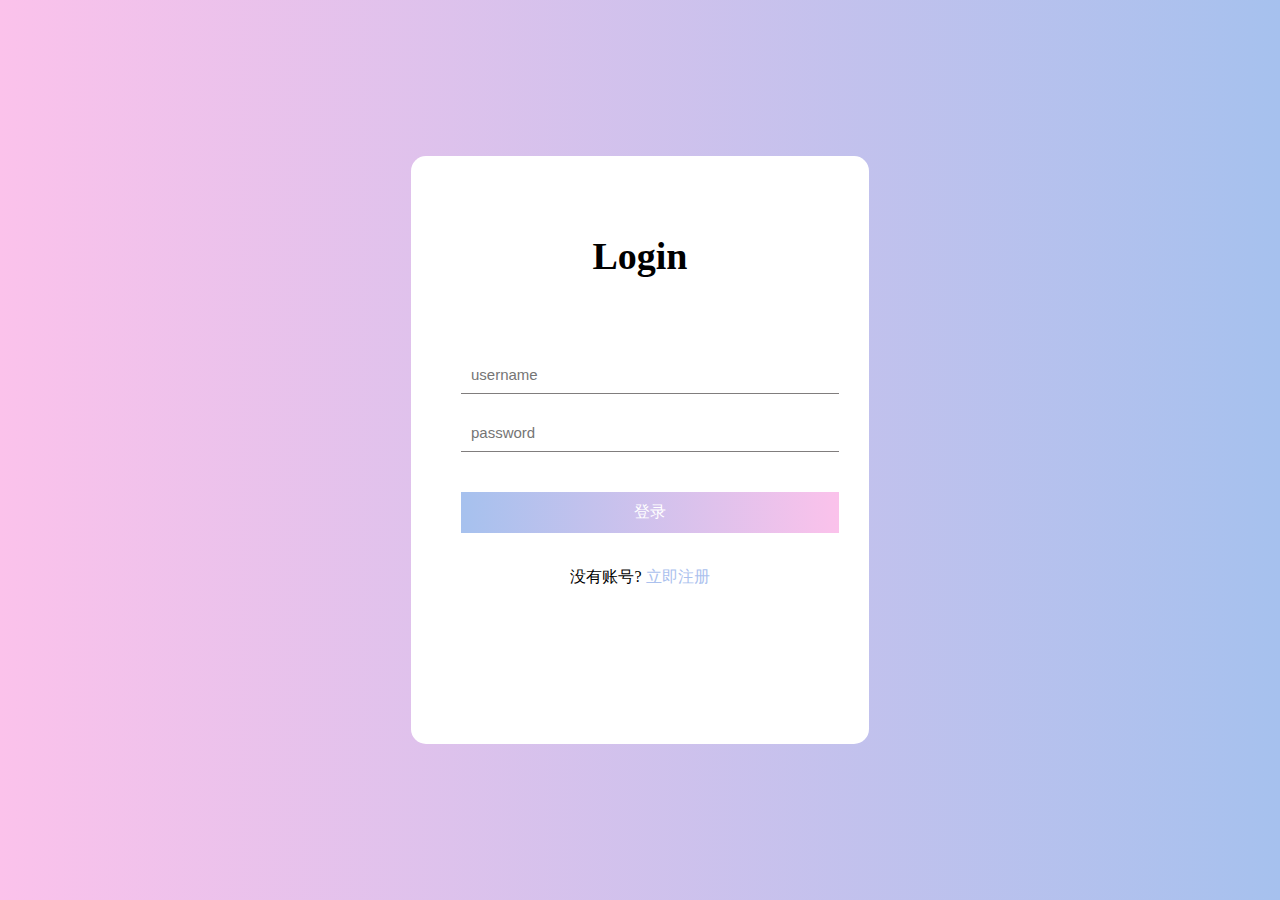
<file: index.html>
<!DOCTYPE html>
<html>

<head>
    <meta charset="utf-8">
    <title>帅哥的个人简介</title>
    <link rel="stylesheet" type="text/css" href="./css/index.css">
</head>

<body>
    <div class="btn">
        <p>&nbsp;👇WATCH MY CV👇</p>
    </div>
    <div class="top">
        <a href="#" target="_blank">我的兴趣</a>
        <a href="#" target="_blank">我的过去</a>
        <a href="#" target="_blank">我的梦想</a>
        <a href="https://blog.csdn.net/king_dog1213" target="_blank" style="float:right">我的的博客</a>
    </div>
    <div class="content">

        <h1 class="avr">帅哥的个人简介</h1>
    </div>


    <div class="yinyue">
        <img class="music" src="./img/sun.webp" alt="">
        <audio autoplay="autoplay" id="audio" loop="loop">
            <source src="#" type="audio/MP3">

        </audio>

    </div>
    <div class="row">
        <div class="centercolumn">
            <div class="card">

                <h2 id="biaoti">浮生六记卷一</h2><br />
                <hr />
                <h4 id="qita">2021 年 1 月 29日</h4>

                <p style="text-indent:2em">我生于乾降二十八年(1763年)的冬天ー月十ニ日。那时天下承平，国家安泰。我生于读书人家家在苏州城沧浪亭畔，上天待我何等厚爱。</p>
                <p style="text-indent:2em">回想这一生，真如东坡先生所说“事如春梦了无痕”，如果不将之记下来，未免辜负了天赋幸运。</p>
                <p style="text-indent:2em">
                    而我总觉得，《诗三百》以《关》为开篇，这是将世间夫妇之爱放在卷首。那么我何妨也将之放在最开始，
                    余下的再慢慢道来。只是惭愧自己年少失学，文字粗浅，所写所记，皆是真情实事而已。如果一定要挑剔其中的文法错漏，那就是对着待磨的铜镜，却希冀它明察秋毫。
                </p>
                <p style="text-indent:2em">
                    小时候我与金沙于家的女儿有过婚约。那女孩子八岁夭折。后来娶妻陈氏，名芸，字淑珍，她的父亲陈心馀是我舅舅，舅母金氏，还有一个表弟名为克昌。
                    芸天性聪慧，牙牙学语时，其父教她《琵琶行》，一学能便能背诵。她四岁时父亲去世，弱母幼弟，家徒四壁。所幸芸女红针
                    线十分出色，到她年纪稍长，一家三口的生计便着落在她针指间的辛劳，不仅家人衣食周全，还能供克昌读书。
                </p>
                <p style="text-indent:2em">
                    有一天，她在克昌的书箱里翻到《琵琶行》，回想儿时背诵的内容，逐字辨识，学会了识字。刺绣的闲暇她自学不辍，渐渐通晓诗词，曾写过“秋侵人影瘦，霜染菊花肥”
                    这样清丽的诗句。十三岁时，母亲带我回娘家小住。芸比我大十个月，我一直把她叫作“淑姐姐”。我们两小无猜，她悄悄给我看自己的诗句
                    我感叹她才思清雅灵秀，却也暗暗担心，如此的聪慧敏感，恐怕不是福泽深厚之相。
                </p>
                <p style="text-indent:2em">
                    尽管如此，我已倾心于芸，不能释怀。私下对母亲说：“我若娶妻，一定要娶淑姐姐。”母亲也喜欢她的温柔和顺，便摘下金指环相赠，作为信物与陈家订下婚约。
                </p>
            </div>
            <br /><br />
            <div class="card">
                <h2 id="biaoti">闺房之乐</h2><br />
                <hr />
                <h4 id="qita">2020 年 1 月 30日</h4>
                <p style="text-indent:2em">
                    那一天是乾隆四十年(1775年)七月十六日，我与芸订婚。

                </p>
                <p style="text-indent:2em">
                    这一年冬天，芸的堂姐出嫁，我又跟着母亲前去观礼。族中
                    组妹都来送嫁，满室新裁衣裳的鲜亮颜色，唯有芸衣着淡雅，只
                    双鞋是新的。我偷看她的新鞋，刺绣精巧美丽，悄悄问她，她
                    说是自己做的，这才知道芸的聪慧敏捷，不止在诗词一道
                    这时的芸清秀瘦弱，窄窄的肩，脖颈修长，弯弯的眉毛，眼
                    睛灵秀俏丽，顾盼间神韵动人。唯是上唇略短，微露出两颗牙
                    齿，虽然这似乎不是有福之相，但别有一种妩媚娇柔之感，让人怦然心动。
                </p>
                <p style="text-indent:2em">
                    央她再给我看她的诗稿，发现多是未能成篇的残句，或是一
                    联，或是三四行。问她为何，她笑着说：“自己随手写的，也没人
                    指点，留待懂诗的知己教我，一起推敲完成。”
                    我开玩笑地把她的诗稿题作“锦囊佳句”，却不知这一个玩
                    笑，已经预示了芸日后的命运。
                </p>
                <p style="text-indent:2em">
                    “锦囊佳句”
                </p>
                <p style="text-indent:2em">
                    （此处用唐代诗人李贺故事。李贺少年时出游，常有一仆僮背
                    着锦囊跟随。每有诗兴，他就把所得诗句记下来，投入锦囊中
                    称为“锦囊佳句”。据说其祖母见到这锦囊，感叹道：“这孩子写
                    诗是要把心呕出来啊。”而李贺果然早夭。所以沈复题“锦囊佳
                    句”，虽然贴切，却非佳兆。）
                </p>
                <p style="text-indent:2em">
                    这一夜，和兄弟们到城外送亲，回来时已过半夜，我觉得
                    饿了，仆妇呈上蜜枣，正嫌太甜，芸出来，悄悄拽我的袖子。我心领神会，跟她回房，
                    原来她在房中藏着粥和几样小菜，还是热的。
                </p>
            </div>
        </div>
    </div>
    <br /><br />
    <button class="bt" onclick="window.open('https://blog.csdn.net/king_dog1213')">MY CSDN BLOG</button>

    <script>
        /* let mucics = document.getElementById('audio')
        document.body.addEventListener('mousemove', function () {
            setTimeout(() => {
                mucics.play();
            }, 2000);
        }, false); */
    </script>

    <div class="footer">
        <br />
        <!-- <p>希望能成为有梦想 有温度的教技人</p><br />
        <p>你好 我是风小风</p><br /> -->
    </div>
    <script src="./lib/axios.js"></script>
    <script src="./js/common.js"></script>
    <script>
        if (!JSON.parse(localStorage.getItem('workuser'))){
            location.href = './login.html'
        }
        axios.get("/dashboard").then(res=>{console.log(res);})
        (function (window, document, undefined) {
            var hearts = [];
            window.requestAnimationFrame = (function () {
                return window.requestAnimationFrame ||
                    window.webkitRequestAnimationFrame ||
                    window.mozRequestAnimationFrame ||
                    window.oRequestAnimationFrame ||
                    window.msRequestAnimationFrame ||
                    function (callback) {
                        setTimeout(callback, 1000 / 60);
                    }
            })();
            init();
            function init() {
                css(".heart{width: 10px;height: 10px;position: fixed;background: #f00;transform: rotate(45deg);-webkit-transform: rotate(45deg);-moz-transform: rotate(45deg);}.heart:after,.heart:before{content: '';width: inherit;height: inherit;background: inherit;border-radius: 50%;-webkit-border-radius: 50%;-moz-border-radius: 50%;position: absolute;}.heart:after{top: -5px;}.heart:before{left: -5px;}");
                attachEvent();
                gameloop();
            }
            function gameloop() {
                for (var i = 0; i < hearts.length; i++) {
                    if (hearts[i].alpha <= 0) {
                        document.body.removeChild(hearts[i].el);
                        hearts.splice(i, 1);
                        continue;
                    }
                    hearts[i].y--;
                    hearts[i].scale += 0.004;
                    hearts[i].alpha -= 0.013;
                    hearts[i].el.style.cssText = "left:" + hearts[i].x + "px;top:" + hearts[i].y + "px;opacity:" + hearts[i].alpha + ";transform:scale(" + hearts[i].scale + "," + hearts[i].scale + ") rotate(45deg);background:" + hearts[i].color;
                }
                requestAnimationFrame(gameloop);
            }
            function attachEvent() {
                var old = typeof window.onclick === "function" && window.onclick;
                window.onclick = function (event) {
                    old && old();
                    createHeart(event);
                }
            }
            function createHeart(event) {
                var d = document.createElement("div");
                d.className = "heart";
                hearts.push({
                    el: d,
                    x: event.clientX - 5,
                    y: event.clientY - 5,
                    scale: 1,
                    alpha: 1,
                    color: randomColor()
                });
                document.body.appendChild(d);
            }
            function css(css) {
                var style = document.createElement("style");
                style.type = "text/css";
                try {
                    style.appendChild(document.createTextNode(css));
                } catch (ex) {
                    style.styleSheet.cssText = css;
                }
                document.getElementsByTagName('head')[0].appendChild(style);
            }
            function randomColor() {
                return "rgb(" + (~~(Math.random() * 255)) + "," + (~~(Math.random() * 255)) + "," + (~~(Math.random() * 255)) + ")";
            }
        })(window, document);
    </script>
</body>

</html>
</file>
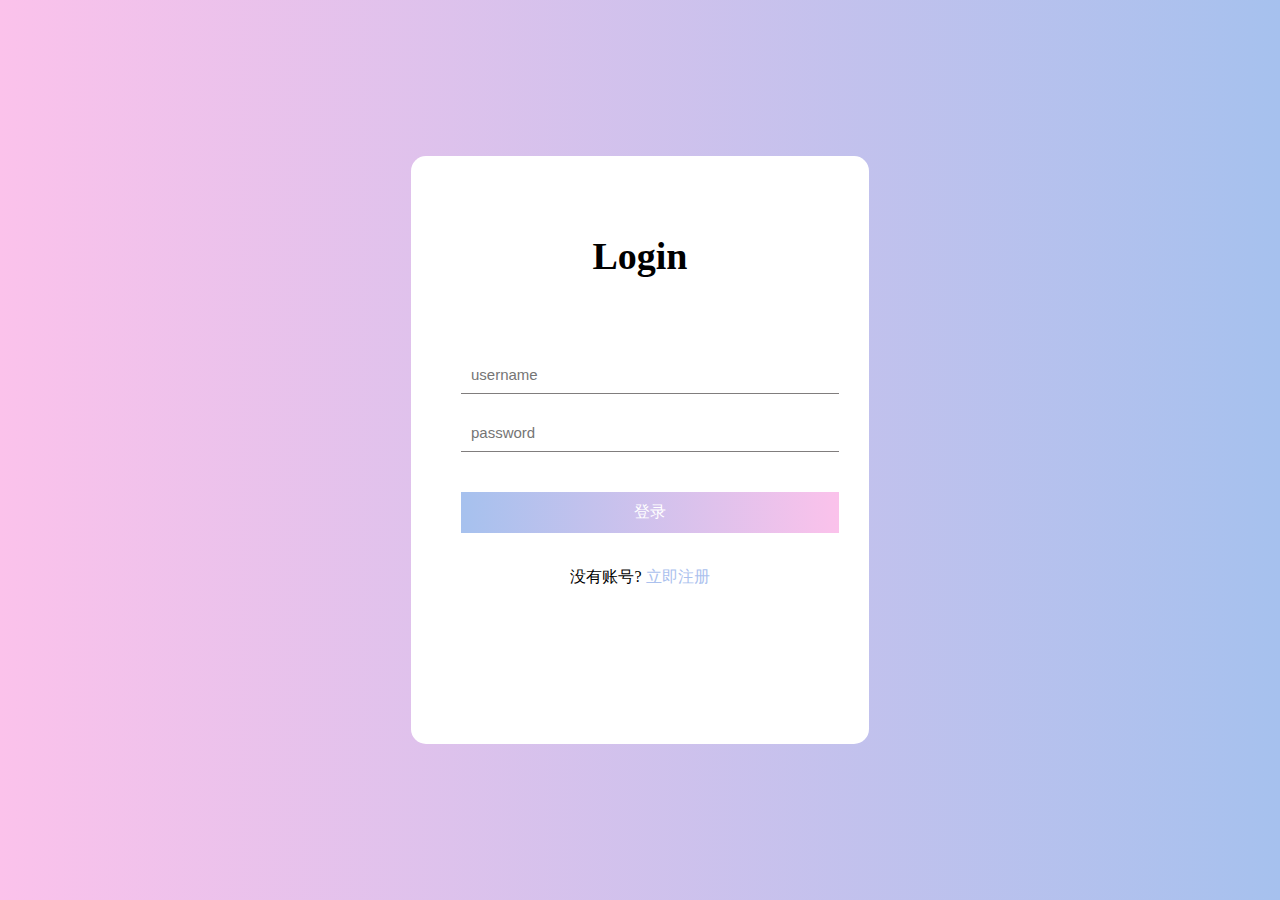
<file: login.html>
<!DOCTYPE html>
<html lang="en">
<head>
    <meta charset="UTF-8">
    <meta name="viewport" content="width=device-width, initial-scale=1.0">
    <title>Document</title>
    <style>
        * {
            margin: 0;
            padding: 0;
        }
        html {
            height: 100%;
        }
        body {
            height: 100%;
        }
        .container {
            height: 100%;
            background-image: linear-gradient(to right, #fbc2eb, #a6c1ee);
        }
        .login-wrapper {
            background-color: #fff;
            width: 358px;
            height: 588px;
            border-radius: 15px;
            padding: 0 50px;
            position: relative;
            left: 50%;
            top: 50%;
            transform: translate(-50%, -50%);
        }
        .header {
            font-size: 38px;
            font-weight: bold;
            text-align: center;
            line-height: 200px;
        }
        .input-item {
            display: block;
            width: 100%;
            margin-bottom: 20px;
            border: 0;
            padding: 10px;
            border-bottom: 1px solid rgb(128, 125, 125);
            font-size: 15px;
            outline: none;
        }
        .input-item:placeholder {
            text-transform: uppercase;
        }
        .btn {
            text-align: center;
            padding: 10px;
            width: 100%;
            margin-top: 40px;
            background-image: linear-gradient(to right, #a6c1ee, #fbc2eb);
            color: #fff;
        }
        .msg {
            text-align: center;
            line-height: 88px;
        }
        a {
            text-decoration-line: none;
            color: #abc1ee;
        }
        #warn{
            width: 165px;
            text-align: center;
            color: red;
            font-size: 13px;
            position: relative;
            left: 100px;
            top: -30px;
            display: block;
        }
    </style>
</head>
<body>
    <div class="container">
        <div class="login-wrapper">
            <div class="header">Login</div>
            <p id="warn"></p>
            <form class="form-wrapper">
                <input type="text" name="username" placeholder="username" class="input-item">
                <input type="password" name="password" placeholder="password" class="input-item">
                <div class="btn">登录</div>
            </form>
            <div class="msg">
                没有账号?
                <a href="./register.html">立即注册</a>
            </div>
        </div>
    </div>
    <script src="./lib/axios.js"></script>
    <script src="./lib/form-serialize.js"></script>
    <script src="./js/common.js"></script>
    <script>
        const btn = document.querySelector(".btn");
        const warn = document.querySelector("#warn");
        const formWrapper = document.querySelector(".form-wrapper");
        function renderWarn(info) {
            warn.style.display = "block";
            warn.innerText = info;
        }
        btn.addEventListener('click', async function (e) {
            const data = serialize(formWrapper, { hash: true, empty: true })
            if (!data.username || !data.password) {
                renderWarn("用户名或密码不能为空")
                return;
            }
            warn.style.display = "none";
            try {
                const loginData = await axios.post("/login", data)
                console.dir(loginData);
                if (loginData.data.code === "10004") {
                    renderWarn("用户名长度必须大于8,密码长度必须大于6")
                    return;
                }
                warn.style.display = "none";
                localStorage.setItem("workuser",JSON.stringify(loginData.data.data))
                location.href = "./index.html";
            } catch (err) {
                renderWarn(err.response.data.message)
                return;
            }
        })
    </script>
</body>
</html>
</file>
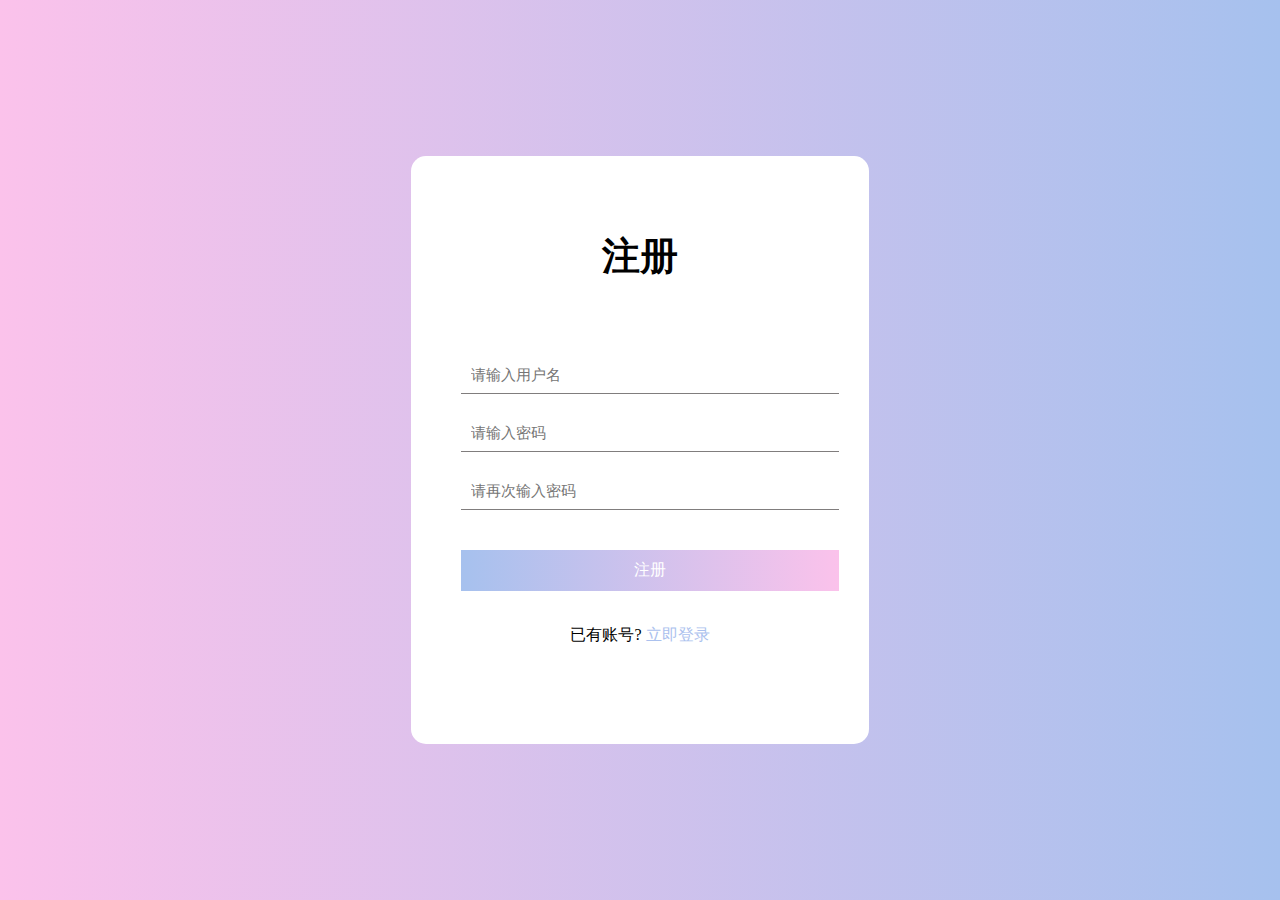
<file: register.html>
<!DOCTYPE html>
<html lang="en">

<head>
    <meta charset="UTF-8">
    <meta name="viewport" content="width=device-width, initial-scale=1.0">
    <title>Document</title>
    <style>
        * {
            margin: 0;
            padding: 0;
        }

        html {
            height: 100%;
        }

        body {
            height: 100%;
        }

        .container {
            height: 100%;
            background-image: linear-gradient(to right, #fbc2eb, #a6c1ee);
        }

        .login-wrapper {
            background-color: #fff;
            width: 358px;
            height: 588px;
            border-radius: 15px;
            padding: 0 50px;
            position: relative;
            left: 50%;
            top: 50%;
            transform: translate(-50%, -50%);
        }

        .header {
            font-size: 38px;
            font-weight: bold;
            text-align: center;
            line-height: 200px;
        }

        .input-item {
            display: block;
            width: 100%;
            margin-bottom: 20px;
            border: 0;
            padding: 10px;
            border-bottom: 1px solid rgb(128, 125, 125);
            font-size: 15px;
            outline: none;
        }

        .input-item:placeholder {
            text-transform: uppercase;
        }

        .btn {
            cursor: pointer;
            text-align: center;
            padding: 10px;
            width: 100%;
            margin-top: 40px;
            background-image: linear-gradient(to right, #a6c1ee, #fbc2eb);
            color: #fff;
        }

        .msg {
            text-align: center;
            line-height: 88px;
        }

        a {
            text-decoration-line: none;
            color: #abc1ee;
        }

        #warn {
            color: red;
            font-size: 13px;
            position: relative;
            left: 100px;
            top: -30px;
            display: none;
        }
    </style>
</head>

<body>
    <div class="container">
        <div class="login-wrapper">
            <div class="header">注册</div>
            <p id="warn"></p>
            <form class="form-wrapper">
                <input type="text" name="username" placeholder="请输入用户名" class="input-item">
                <input type="password" name="password" placeholder="请输入密码" class="input-item">
                <input type="password" name="repassword" placeholder="请再次输入密码" class="input-item">
                <div class="btn">注册</div>
            </form>
            <div class="msg">
                已有账号?
                <a href="./login.html">立即登录</a>
            </div>
        </div>
    </div>
    <script src="./lib/axios.js"></script>
    <script src="./js/common.js"></script>
    <script src="./lib/form-serialize.js"></script>
    <script>
        const btn = document.querySelector(".btn");
        const warn = document.querySelector("#warn");
        const formWrapper = document.querySelector(".form-wrapper");
        function renderWarn(info) {
            warn.style.display = "block";
            warn.innerText = info;
        }

        btn.addEventListener('click', async function (e) {
            const data = serialize(formWrapper, { hash: true, empty: true })
            if (!data.username || !data.password || !data.repassword) {
                renderWarn("用户名或密码不能为空")
                return;
            }
            if (data.password !== data.repassword) {
                renderWarn("两次输入的密码不一致")
                return;
            }
            warn.style.display = "none";
            try {
                const registerData = await axios.post("/register", data)
                if (registerData.data.code === 10003 || registerData.data.code === 10002) {
                    renderWarn(registerData.data.message)
                    return;
                }
                warn.style.display = "none";
                location.href = "./login.html";
            } catch (err) {
                renderWarn(err.response.data.message)
                return;
            }
        })
    </script>
</body>

</html>
</file>
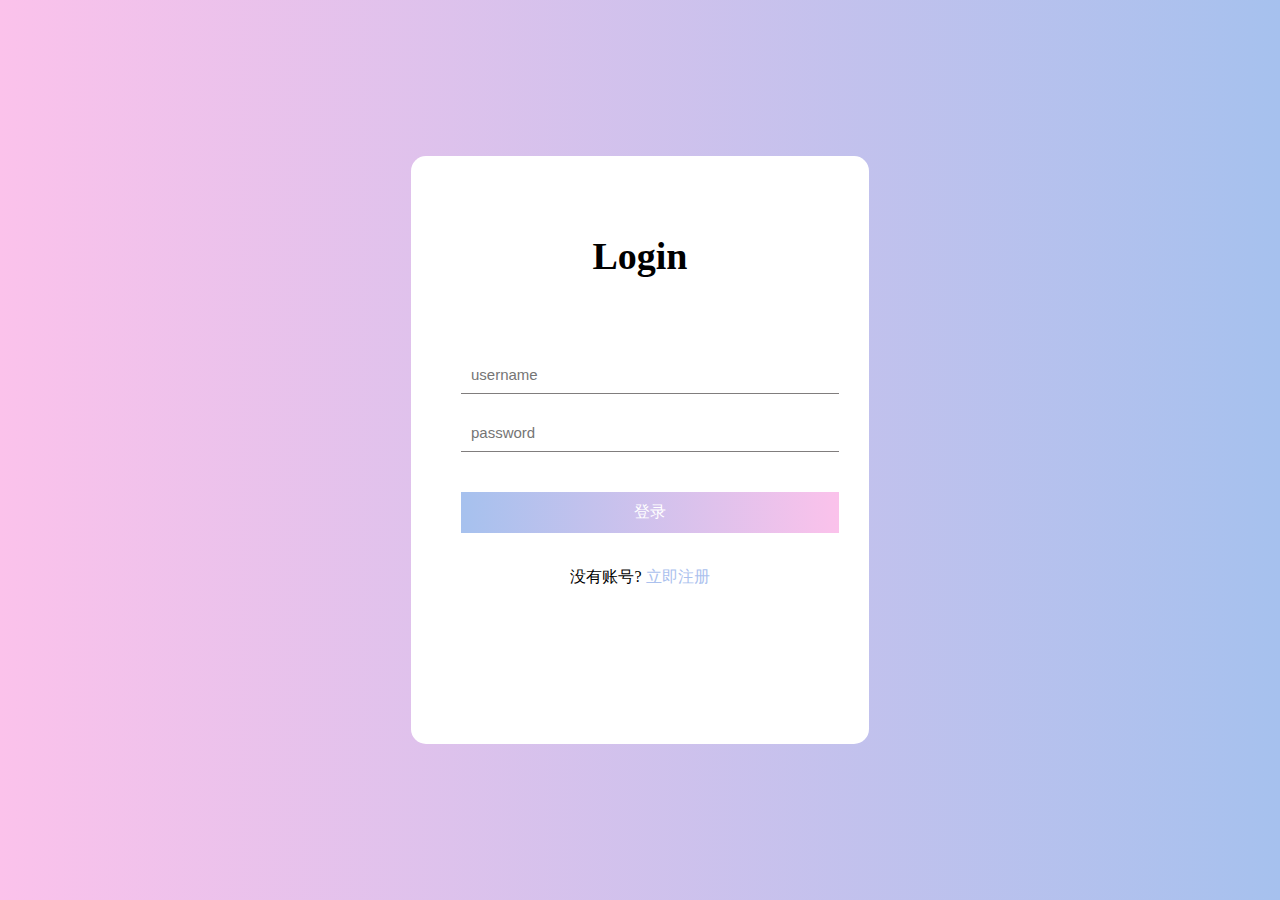
<file: pages/login.html>
<!DOCTYPE html>
<html lang="en">
<head>
    <meta charset="UTF-8">
    <meta name="viewport" content="width=device-width, initial-scale=1.0">
    <title>Document</title>
    <style>
        * {
            margin: 0;
            padding: 0;
        }
        html {
            height: 100%;
        }
        body {
            height: 100%;
        }
        .container {
            height: 100%;
            background-image: linear-gradient(to right, #fbc2eb, #a6c1ee);
        }
        .login-wrapper {
            background-color: #fff;
            width: 358px;
            height: 588px;
            border-radius: 15px;
            padding: 0 50px;
            position: relative;
            left: 50%;
            top: 50%;
            transform: translate(-50%, -50%);
        }
        .header {
            font-size: 38px;
            font-weight: bold;
            text-align: center;
            line-height: 200px;
        }
        .input-item {
            display: block;
            width: 100%;
            margin-bottom: 20px;
            border: 0;
            padding: 10px;
            border-bottom: 1px solid rgb(128, 125, 125);
            font-size: 15px;
            outline: none;
        }
        .input-item:placeholder {
            text-transform: uppercase;
        }
        .btn {
            text-align: center;
            padding: 10px;
            width: 100%;
            margin-top: 40px;
            background-image: linear-gradient(to right, #a6c1ee, #fbc2eb);
            color: #fff;
        }
        .msg {
            text-align: center;
            line-height: 88px;
        }
        a {
            text-decoration-line: none;
            color: #abc1ee;
        }
        #warn{
            width: 165px;
            text-align: center;
            color: red;
            font-size: 13px;
            position: relative;
            left: 100px;
            top: -30px;
            display: block;
        }
    </style>
</head>
<body>
    <div class="container">
        <div class="login-wrapper">
            <div class="header">Login</div>
            <p id="warn"></p>
            <form class="form-wrapper">
                <input type="text" name="username" placeholder="username" class="input-item">
                <input type="password" name="password" placeholder="password" class="input-item">
                <div class="btn">登录</div>
            </form>
            <div class="msg">
                没有账号?
                <a href="./register.html">立即注册</a>
            </div>
        </div>
    </div>
    <script src="../lib/axios.js"></script>
    <script src="../lib/form-serialize.js"></script>
    <script>
        axios.defaults.baseURL = 'https://hmajax.itheima.net'
        const btn = document.querySelector(".btn");
        const warn = document.querySelector("#warn");
        const formWrapper = document.querySelector(".form-wrapper");
        function renderWarn(info) {
            warn.style.display = "block";
            warn.innerText = info;
        }
        btn.addEventListener('click', async function (e) {
            const data = serialize(formWrapper, { hash: true, empty: true })
            if (!data.username || !data.password) {
                renderWarn("用户名或密码不能为空")
                return;
            }
            warn.style.display = "none";
            try {
                const loginData = await axios.post("/login", data)
                console.log(loginData);
                if (loginData.data.code === "10004") {
                    renderWarn("用户名长度必须大于8,密码长度必须大于6")
                    return;
                }
                warn.style.display = "none";
                localStorage.setItem("workuser",JSON.stringify(loginData.data.data))
                location.href = "./index.html";
            } catch (err) {
                renderWarn(err.response.data.message)
                return;
            }
        })
    </script>
</body>
</html>
</file>
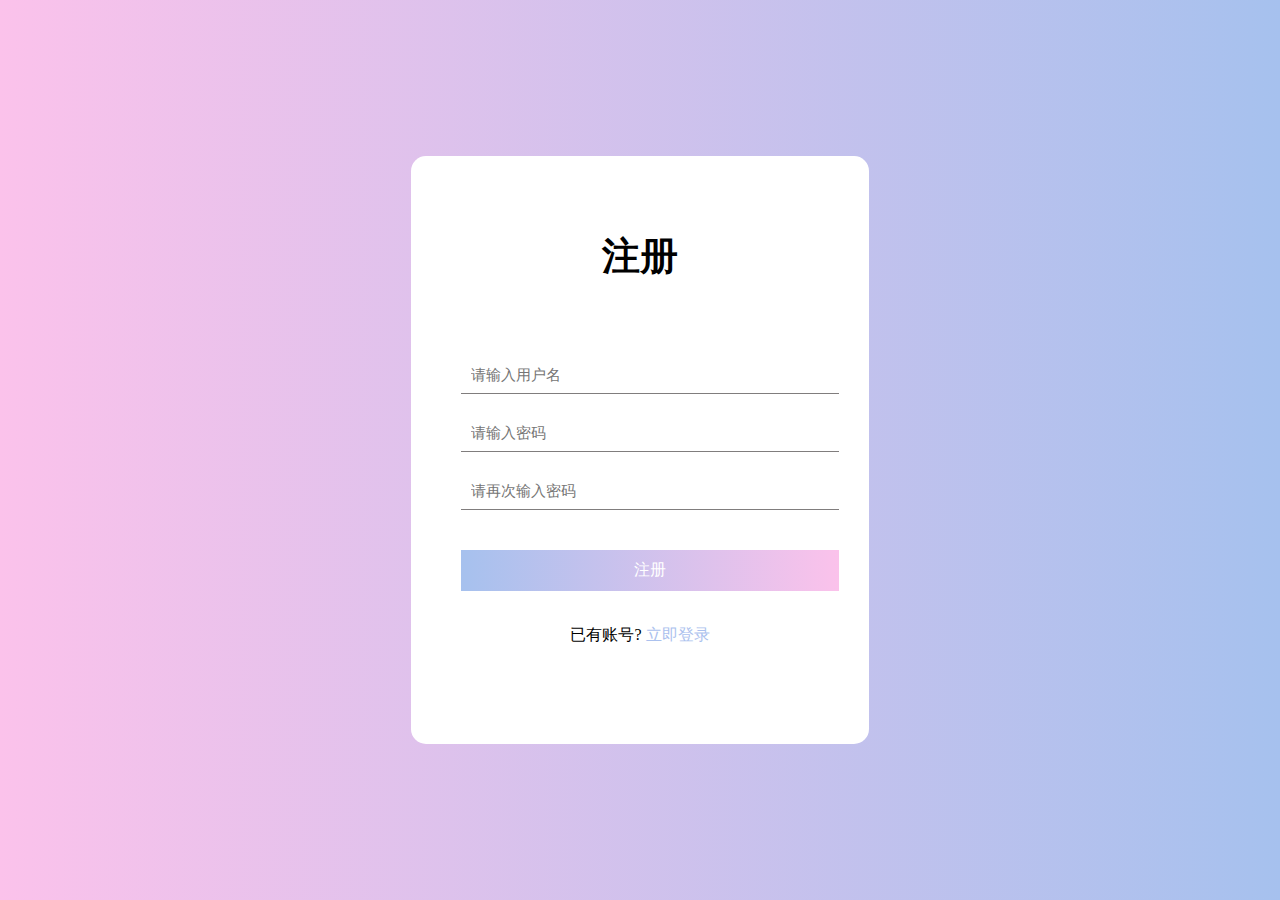
<file: pages/register.html>
<!DOCTYPE html>
<html lang="en">

<head>
    <meta charset="UTF-8">
    <meta name="viewport" content="width=device-width, initial-scale=1.0">
    <title>Document</title>
    <style>
        * {
            margin: 0;
            padding: 0;
        }

        html {
            height: 100%;
        }

        body {
            height: 100%;
        }

        .container {
            height: 100%;
            background-image: linear-gradient(to right, #fbc2eb, #a6c1ee);
        }

        .login-wrapper {
            background-color: #fff;
            width: 358px;
            height: 588px;
            border-radius: 15px;
            padding: 0 50px;
            position: relative;
            left: 50%;
            top: 50%;
            transform: translate(-50%, -50%);
        }

        .header {
            font-size: 38px;
            font-weight: bold;
            text-align: center;
            line-height: 200px;
        }

        .input-item {
            display: block;
            width: 100%;
            margin-bottom: 20px;
            border: 0;
            padding: 10px;
            border-bottom: 1px solid rgb(128, 125, 125);
            font-size: 15px;
            outline: none;
        }

        .input-item:placeholder {
            text-transform: uppercase;
        }

        .btn {
            cursor: pointer;
            text-align: center;
            padding: 10px;
            width: 100%;
            margin-top: 40px;
            background-image: linear-gradient(to right, #a6c1ee, #fbc2eb);
            color: #fff;
        }

        .msg {
            text-align: center;
            line-height: 88px;
        }

        a {
            text-decoration-line: none;
            color: #abc1ee;
        }

        #warn {
            color: red;
            font-size: 13px;
            position: relative;
            left: 100px;
            top: -30px;
            display: none;
        }
    </style>
</head>

<body>
    <div class="container">
        <div class="login-wrapper">
            <div class="header">注册</div>
            <p id="warn"></p>
            <form class="form-wrapper">
                <input type="text" name="username" placeholder="请输入用户名" class="input-item">
                <input type="password" name="password" placeholder="请输入密码" class="input-item">
                <input type="password" name="repassword" placeholder="请再次输入密码" class="input-item">
                <div class="btn">注册</div>
            </form>
            <div class="msg">
                已有账号?
                <a href="./login.html">立即登录</a>
            </div>
        </div>
    </div>
    <script src="../lib/form-serialize.js"></script>
    <script src="../lib/axios.js"></script>
    <script>
        axios.defaults.baseURL = 'https://hmajax.itheima.net'
        const btn = document.querySelector(".btn");
        const warn = document.querySelector("#warn");
        const formWrapper = document.querySelector(".form-wrapper");
        function renderWarn(info) {
            warn.style.display = "block";
            warn.innerText = info;
        }

        btn.addEventListener('click', async function (e) {
            const data = serialize(formWrapper, { hash: true, empty: true })
            if (!data.username || !data.password || !data.repassword) {
                renderWarn("用户名或密码不能为空")
                return;
            }
            if (data.password !== data.repassword) {
                renderWarn("两次输入的密码不一致")
                return;
            }
            warn.style.display = "none";
            try {
                const registerData = await axios.post("/register", data)
                if (registerData.data.code === 10003 || registerData.data.code === 10002) {
                    renderWarn(registerData.data.message)
                    return;
                }
                warn.style.display = "none";
                location.href = "./login.html";
            } catch (err) {
                renderWarn(err.response.data.message)
                return;
            }
        })
    </script>
</body>

</html>
</file>
<file: css/index.css>
* {
    margin: 0px;
    /*设置四周边距都为0*/
    box-sizing: border-box;
    /*宽高的设置值包括border等*/
}

body {
    background: url("../img/1566876734910.jpg");
    /*设置背景图片*/
    background-repeat: no-repeat;
    background-size: cover;
}

.content {
    perspective: 400px;
    width: 100%;
    height: 620px;
    position: relative;
}

/* 顶部导航条 */
.top {
    overflow: hidden;
    background-color: rgba(0, 0, 0, 0);
}

.top a {
    float: left;
    display: block;
    /*将链接变为块元素*/
    color: #f2f2f2;
    text-align: center;
    padding: 14px 16px;
    text-decoration: none;
    /*去掉链接的下划线*/
}

/* 链接颜色修改 */
.top a:hover {
    background-color: #ddd;
    color: black;
}

/*正中间的字*/
.avr {
    position: absolute;
    display: flex;
    justify-content: center;
    left: 0;
    right: 0;
    top: 300px;
    margin: auto;
    bottom: 0;
    color: #fff;
    font-size: 70px;
    font-weight: 500;
}

audio {
    position: fixed;
    bottom: 50px;
    right: 0;
}

/* 创建三列 本来是想做三列的，后来没做也懒得改了 */
/* center column */
.leftcolumn {
    float: left;
    width: 10%;
}

.centercolumn {
    margin: auto;
    width: 80%;
    height: 1000px;
    padding: 10px;

}

.rightcolumn {
    float: left;
    width: 10%;
}

/* 文章卡片 */
.card {
    background-color: rgba(255, 255, 255, 0.5);
    padding: 20px;
    margin-top: 20px;
    border-radius: 50px;

}

#biaoti {
    text-align: center;
}

#qita {
    text-align: right;
}

/* 列后面清除浮动 */
.row:after {
    content: "";
    display: table;
    clear: both;
}

/*旋转的音符效果*/
.music {
    position: fixed;
    bottom: 50px;
    right: 50px;
    width: 40px;
    height: 30px;
    animation: muscis 5s linear infinite;
}

@keyframes muscis {
    from {
        transform: rotate (0deg);
        opacity: .6;
    }

    to {
        transform: rotate(360deg);
        opacity: .8;
    }
}

.yinyue {
    display: flex;
    justify-content: space-between;
    padding: 0 400px;
    box-sizing: border-box;
    overflow: hidden;
}



/* 底部 */
.footer {
    background-image: linear-gradient(rgba(211, 104, 29, 0.80), rgba(5, 72, 99, 0.80));

    text-align: center;
    margin-top: 50px;
}

/*中间的字效果*/
.btn {
    width: 18%;
    height: 60px;
    position: absolute;
    top: 65%;
    left: 41%;
    background-image: linear-gradient(rgba(211, 104, 29, 0.95), rgba(5, 72, 99, 0.95));
    border-radius: 40px;
    border-color: dodgerblue;
}

.btn p {
    line-height: 60px;
    font-size: 22px;
    color: black;
}

.bt {
    cursor: pointer;
    /*使鼠标放上边显示手指形状*/
    width: 25%;
    /*设置宽*/
    height: 50px;
    /*设置高*/
    display: block;
    /*行内元素设置宽高不生效，使用display:block;可以将行内元素设置为块集元素 */
    text-align: center;
    /*文字在容器中横向居中*/
    line-height: 40px;
    /*当数值与height一样的时候文字垂直居中*/
    text-decoration: none;
    /*将文字下划线去除*/
    background-image: linear-gradient(rgba(211, 104, 29, 0.95), rgba(5, 72, 99, 0.95));
    /*设置元素背景颜色：渐变*/
    color: rgba(0, 0, 0, 0.60);
    /*设置文字颜色*/
    border: none;
    /*去除边框*/
    margin-bottom: 10px;
    /*下部外边框距离10像素*/
    margin: auto;
    /*使按钮居中*/
    font-size: 20px;
    /*设置字体大小*/
}
</file>
